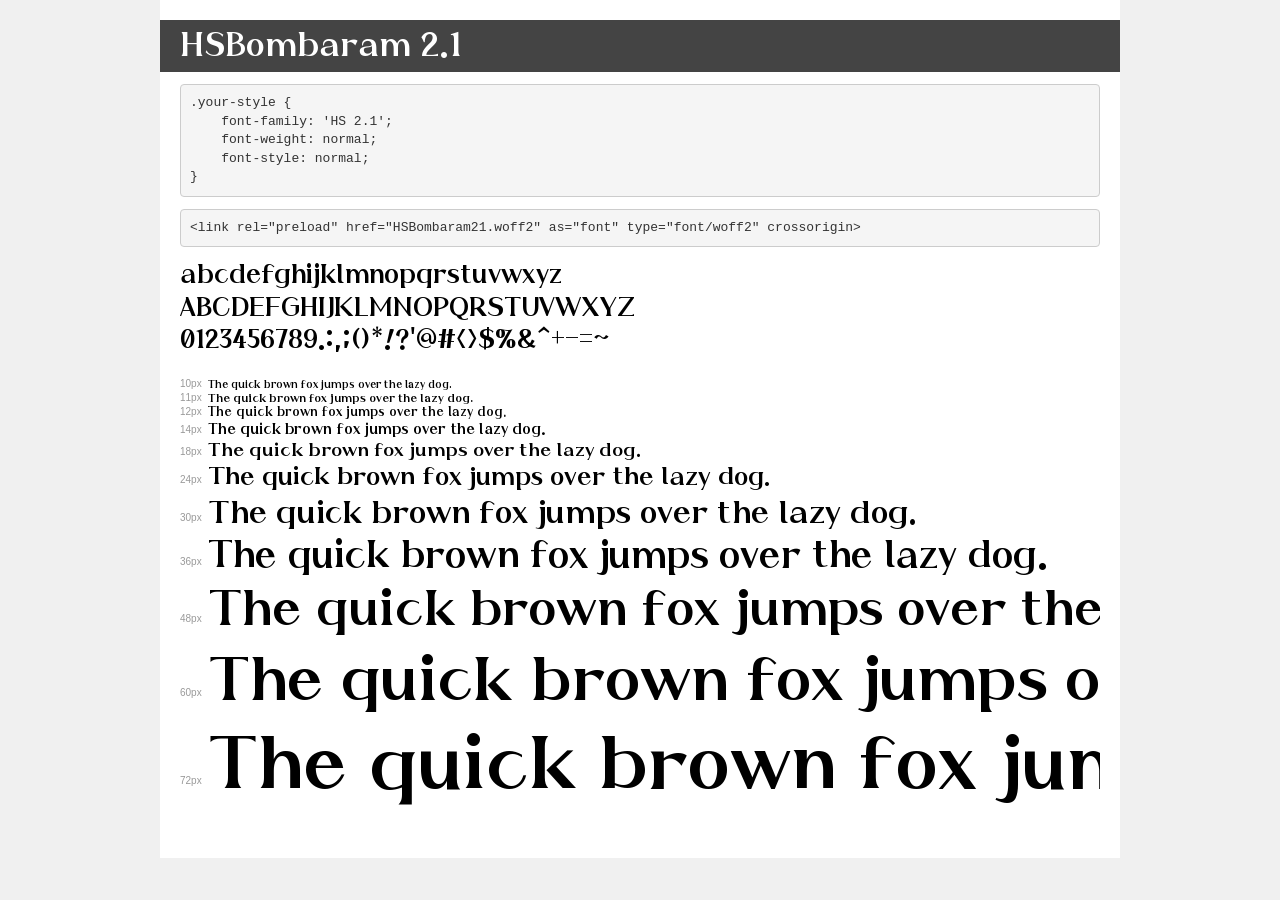
<file: font/bombaram/demo.html>
<!DOCTYPE html>
<html lang="en">
<head>
    <meta charset="utf-8">
    <meta http-equiv="X-UA-Compatible" content="IE=edge">
    <meta name="viewport" content="width=device-width, initial-scale=1">
    <meta name="robots" content="noindex, noarchive">
    <meta name="format-detection" content="telephone=no">
    <title>Transfonter demo</title>
    <link href="stylesheet.css" rel="stylesheet">
    <style>
        /*
        http://meyerweb.com/eric/tools/css/reset/
        v2.0 | 20110126
        License: none (public domain)
        */
        html, body, div, span, applet, object, iframe,
        h1, h2, h3, h4, h5, h6, p, blockquote, pre,
        a, abbr, acronym, address, big, cite, code,
        del, dfn, em, img, ins, kbd, q, s, samp,
        small, strike, strong, sub, sup, tt, var,
        b, u, i, center,
        dl, dt, dd, ol, ul, li,
        fieldset, form, label, legend,
        table, caption, tbody, tfoot, thead, tr, th, td,
        article, aside, canvas, details, embed,
        figure, figcaption, footer, header, hgroup,
        menu, nav, output, ruby, section, summary,
        time, mark, audio, video {
            margin: 0;
            padding: 0;
            border: 0;
            font-size: 100%;
            font: inherit;
            vertical-align: baseline;
        }
        /* HTML5 display-role reset for older browsers */
        article, aside, details, figcaption, figure,
        footer, header, hgroup, menu, nav, section {
            display: block;
        }
        body {
            line-height: 1;
        }
        ol, ul {
            list-style: none;
        }
        blockquote, q {
            quotes: none;
        }
        blockquote:before, blockquote:after,
        q:before, q:after {
            content: '';
            content: none;
        }
        table {
            border-collapse: collapse;
            border-spacing: 0;
        }
        /* demo styles */
        body {
            background: #f0f0f0;
            color: #000;
        }
        .page {
            background: #fff;
            width: 920px;
            margin: 0 auto;
            padding: 20px 20px 0 20px;
            overflow: hidden;
        }
        .font-container {
            overflow-x: auto;
            overflow-y: hidden;
            margin-bottom: 40px;
            line-height: 1.3;
            white-space: nowrap;
            padding-bottom: 5px;
        }
        h1 {
            position: relative;
            background: #444;
            font-size: 32px;
            color: #fff;
            padding: 10px 20px;
            margin: 0 -20px 12px -20px;
        }
        .letters {
            font-size: 25px;
            margin-bottom: 20px;
        }
        .s10:before {
            content: '10px';
        }
        .s11:before {
            content: '11px';
        }
        .s12:before {
            content: '12px';
        }
        .s14:before {
            content: '14px';
        }
        .s18:before {
            content: '18px';
        }
        .s24:before {
            content: '24px';
        }
        .s30:before {
            content: '30px';
        }
        .s36:before {
            content: '36px';
        }
        .s48:before {
            content: '48px';
        }
        .s60:before {
            content: '60px';
        }
        .s72:before {
            content: '72px';
        }
        .s10:before, .s11:before, .s12:before, .s14:before,
        .s18:before, .s24:before, .s30:before, .s36:before,
        .s48:before, .s60:before, .s72:before {
            font-family: Arial, sans-serif;
            font-size: 10px;
            font-weight: normal;
            font-style: normal;
            color: #999;
            padding-right: 6px;
        }
        pre {
            display: block;
            padding: 9px;
            margin: 0 0 12px;
            font-family: Monaco, Menlo, Consolas, "Courier New", monospace;
            font-size: 13px;
            line-height: 1.428571429;
            color: #333;
            font-weight: normal;
            font-style: normal;
            background-color: #f5f5f5;
            border: 1px solid #ccc;
            overflow-x: auto;
            border-radius: 4px;
        }
        /* responsive */
        @media (max-width: 959px) {
            .page {
                width: auto;
                margin: 0;
            }
        }
    </style>
</head>
<body>
<div class="page">
    <div class="demo">
        <h1 style="font-family: 'HS 2.1'; font-weight: normal; font-style: normal;">HSBombaram 2.1</h1>
        <pre title="Usage">.your-style {
    font-family: 'HS 2.1';
    font-weight: normal;
    font-style: normal;
}</pre>
        <pre title="Preload (optional)">
&lt;link rel=&quot;preload&quot; href=&quot;HSBombaram21.woff2&quot; as=&quot;font&quot; type=&quot;font/woff2&quot; crossorigin&gt;</pre>
        <div class="font-container" style="font-family: 'HS 2.1'; font-weight: normal; font-style: normal;">
            <p class="letters">
                abcdefghijklmnopqrstuvwxyz<br>
ABCDEFGHIJKLMNOPQRSTUVWXYZ<br>
                0123456789.:,;()*!?'@#&lt;&gt;$%&^+-=~
            </p>
            <p class="s10" style="font-size: 10px;">The quick brown fox jumps over the lazy dog.</p>
            <p class="s11" style="font-size: 11px;">The quick brown fox jumps over the lazy dog.</p>
            <p class="s12" style="font-size: 12px;">The quick brown fox jumps over the lazy dog.</p>
            <p class="s14" style="font-size: 14px;">The quick brown fox jumps over the lazy dog.</p>
            <p class="s18" style="font-size: 18px;">The quick brown fox jumps over the lazy dog.</p>
            <p class="s24" style="font-size: 24px;">The quick brown fox jumps over the lazy dog.</p>
            <p class="s30" style="font-size: 30px;">The quick brown fox jumps over the lazy dog.</p>
            <p class="s36" style="font-size: 36px;">The quick brown fox jumps over the lazy dog.</p>
            <p class="s48" style="font-size: 48px;">The quick brown fox jumps over the lazy dog.</p>
            <p class="s60" style="font-size: 60px;">The quick brown fox jumps over the lazy dog.</p>
            <p class="s72" style="font-size: 72px;">The quick brown fox jumps over the lazy dog.</p>
        </div>
    </div>

</div>
</body>
</html>
</file>
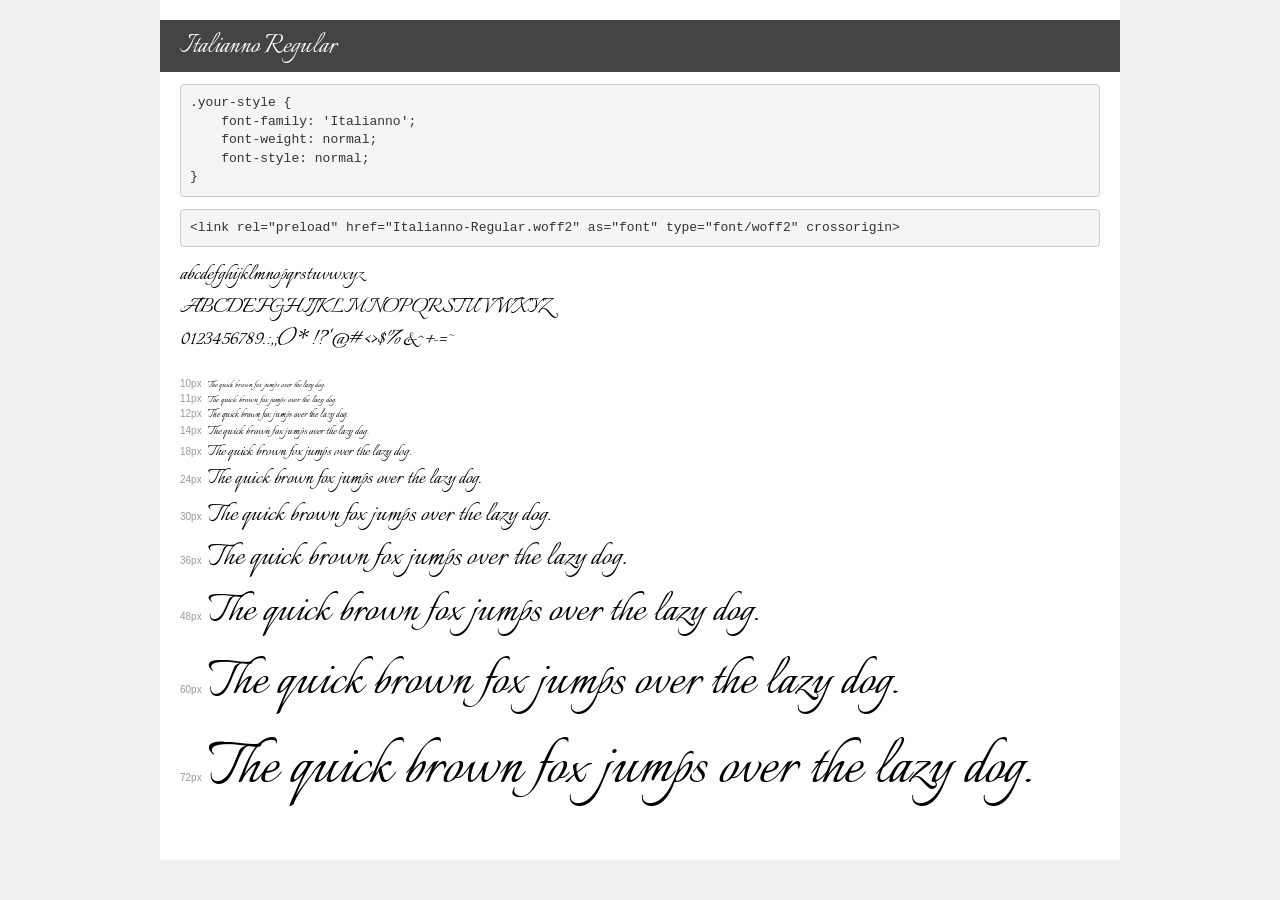
<file: font/Italianno/demo.html>
<!DOCTYPE html>
<html lang="en">
<head>
    <meta charset="utf-8">
    <meta http-equiv="X-UA-Compatible" content="IE=edge">
    <meta name="viewport" content="width=device-width, initial-scale=1">
    <meta name="robots" content="noindex, noarchive">
    <meta name="format-detection" content="telephone=no">
    <title>Transfonter demo</title>
    <link href="stylesheet.css" rel="stylesheet">
    <style>
        /*
        http://meyerweb.com/eric/tools/css/reset/
        v2.0 | 20110126
        License: none (public domain)
        */
        html, body, div, span, applet, object, iframe,
        h1, h2, h3, h4, h5, h6, p, blockquote, pre,
        a, abbr, acronym, address, big, cite, code,
        del, dfn, em, img, ins, kbd, q, s, samp,
        small, strike, strong, sub, sup, tt, var,
        b, u, i, center,
        dl, dt, dd, ol, ul, li,
        fieldset, form, label, legend,
        table, caption, tbody, tfoot, thead, tr, th, td,
        article, aside, canvas, details, embed,
        figure, figcaption, footer, header, hgroup,
        menu, nav, output, ruby, section, summary,
        time, mark, audio, video {
            margin: 0;
            padding: 0;
            border: 0;
            font-size: 100%;
            font: inherit;
            vertical-align: baseline;
        }
        /* HTML5 display-role reset for older browsers */
        article, aside, details, figcaption, figure,
        footer, header, hgroup, menu, nav, section {
            display: block;
        }
        body {
            line-height: 1;
        }
        ol, ul {
            list-style: none;
        }
        blockquote, q {
            quotes: none;
        }
        blockquote:before, blockquote:after,
        q:before, q:after {
            content: '';
            content: none;
        }
        table {
            border-collapse: collapse;
            border-spacing: 0;
        }
        /* demo styles */
        body {
            background: #f0f0f0;
            color: #000;
        }
        .page {
            background: #fff;
            width: 920px;
            margin: 0 auto;
            padding: 20px 20px 0 20px;
            overflow: hidden;
        }
        .font-container {
            overflow-x: auto;
            overflow-y: hidden;
            margin-bottom: 40px;
            line-height: 1.3;
            white-space: nowrap;
            padding-bottom: 5px;
        }
        h1 {
            position: relative;
            background: #444;
            font-size: 32px;
            color: #fff;
            padding: 10px 20px;
            margin: 0 -20px 12px -20px;
        }
        .letters {
            font-size: 25px;
            margin-bottom: 20px;
        }
        .s10:before {
            content: '10px';
        }
        .s11:before {
            content: '11px';
        }
        .s12:before {
            content: '12px';
        }
        .s14:before {
            content: '14px';
        }
        .s18:before {
            content: '18px';
        }
        .s24:before {
            content: '24px';
        }
        .s30:before {
            content: '30px';
        }
        .s36:before {
            content: '36px';
        }
        .s48:before {
            content: '48px';
        }
        .s60:before {
            content: '60px';
        }
        .s72:before {
            content: '72px';
        }
        .s10:before, .s11:before, .s12:before, .s14:before,
        .s18:before, .s24:before, .s30:before, .s36:before,
        .s48:before, .s60:before, .s72:before {
            font-family: Arial, sans-serif;
            font-size: 10px;
            font-weight: normal;
            font-style: normal;
            color: #999;
            padding-right: 6px;
        }
        pre {
            display: block;
            padding: 9px;
            margin: 0 0 12px;
            font-family: Monaco, Menlo, Consolas, "Courier New", monospace;
            font-size: 13px;
            line-height: 1.428571429;
            color: #333;
            font-weight: normal;
            font-style: normal;
            background-color: #f5f5f5;
            border: 1px solid #ccc;
            overflow-x: auto;
            border-radius: 4px;
        }
        /* responsive */
        @media (max-width: 959px) {
            .page {
                width: auto;
                margin: 0;
            }
        }
    </style>
</head>
<body>
<div class="page">
    <div class="demo">
        <h1 style="font-family: 'Italianno'; font-weight: normal; font-style: normal;">Italianno Regular</h1>
        <pre title="Usage">.your-style {
    font-family: 'Italianno';
    font-weight: normal;
    font-style: normal;
}</pre>
        <pre title="Preload (optional)">
&lt;link rel=&quot;preload&quot; href=&quot;Italianno-Regular.woff2&quot; as=&quot;font&quot; type=&quot;font/woff2&quot; crossorigin&gt;</pre>
        <div class="font-container" style="font-family: 'Italianno'; font-weight: normal; font-style: normal;">
            <p class="letters">
                abcdefghijklmnopqrstuvwxyz<br>
ABCDEFGHIJKLMNOPQRSTUVWXYZ<br>
                0123456789.:,;()*!?'@#&lt;&gt;$%&^+-=~
            </p>
            <p class="s10" style="font-size: 10px;">The quick brown fox jumps over the lazy dog.</p>
            <p class="s11" style="font-size: 11px;">The quick brown fox jumps over the lazy dog.</p>
            <p class="s12" style="font-size: 12px;">The quick brown fox jumps over the lazy dog.</p>
            <p class="s14" style="font-size: 14px;">The quick brown fox jumps over the lazy dog.</p>
            <p class="s18" style="font-size: 18px;">The quick brown fox jumps over the lazy dog.</p>
            <p class="s24" style="font-size: 24px;">The quick brown fox jumps over the lazy dog.</p>
            <p class="s30" style="font-size: 30px;">The quick brown fox jumps over the lazy dog.</p>
            <p class="s36" style="font-size: 36px;">The quick brown fox jumps over the lazy dog.</p>
            <p class="s48" style="font-size: 48px;">The quick brown fox jumps over the lazy dog.</p>
            <p class="s60" style="font-size: 60px;">The quick brown fox jumps over the lazy dog.</p>
            <p class="s72" style="font-size: 72px;">The quick brown fox jumps over the lazy dog.</p>
        </div>
    </div>

</div>
</body>
</html>
</file>
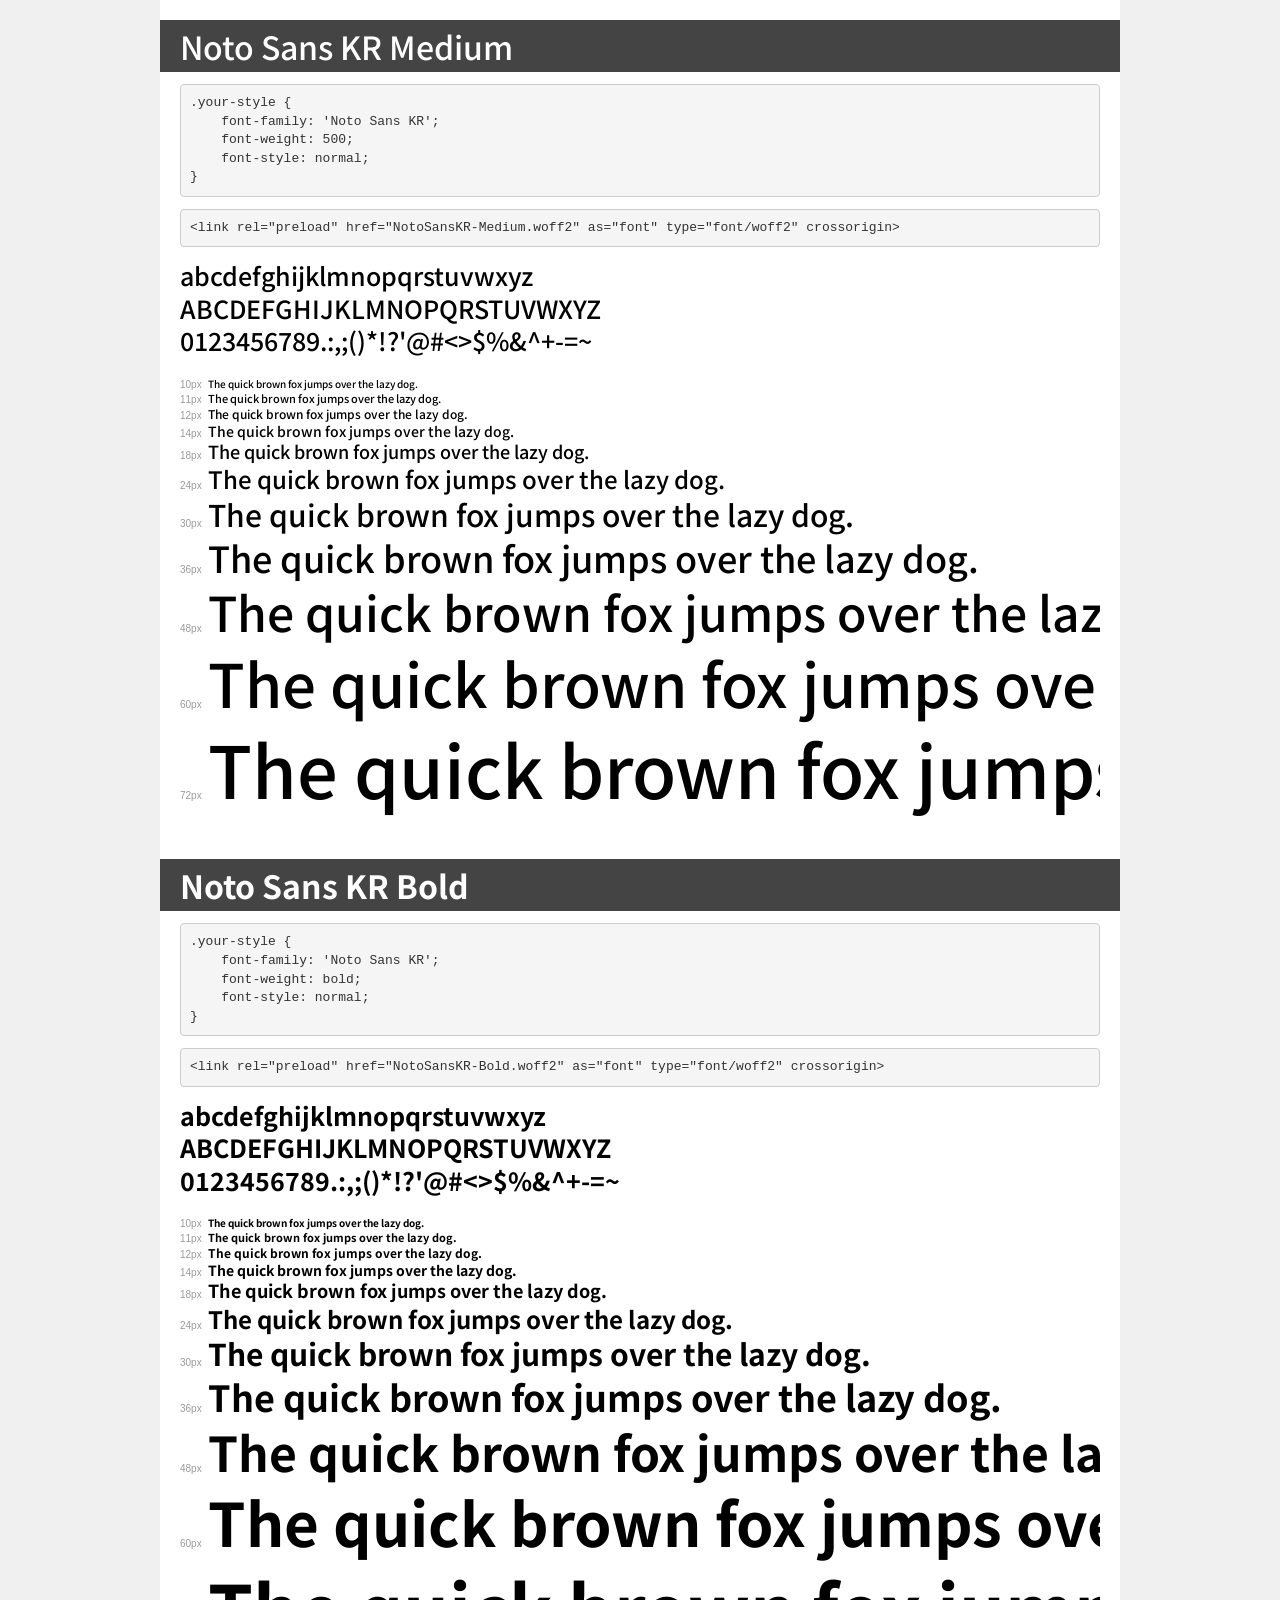
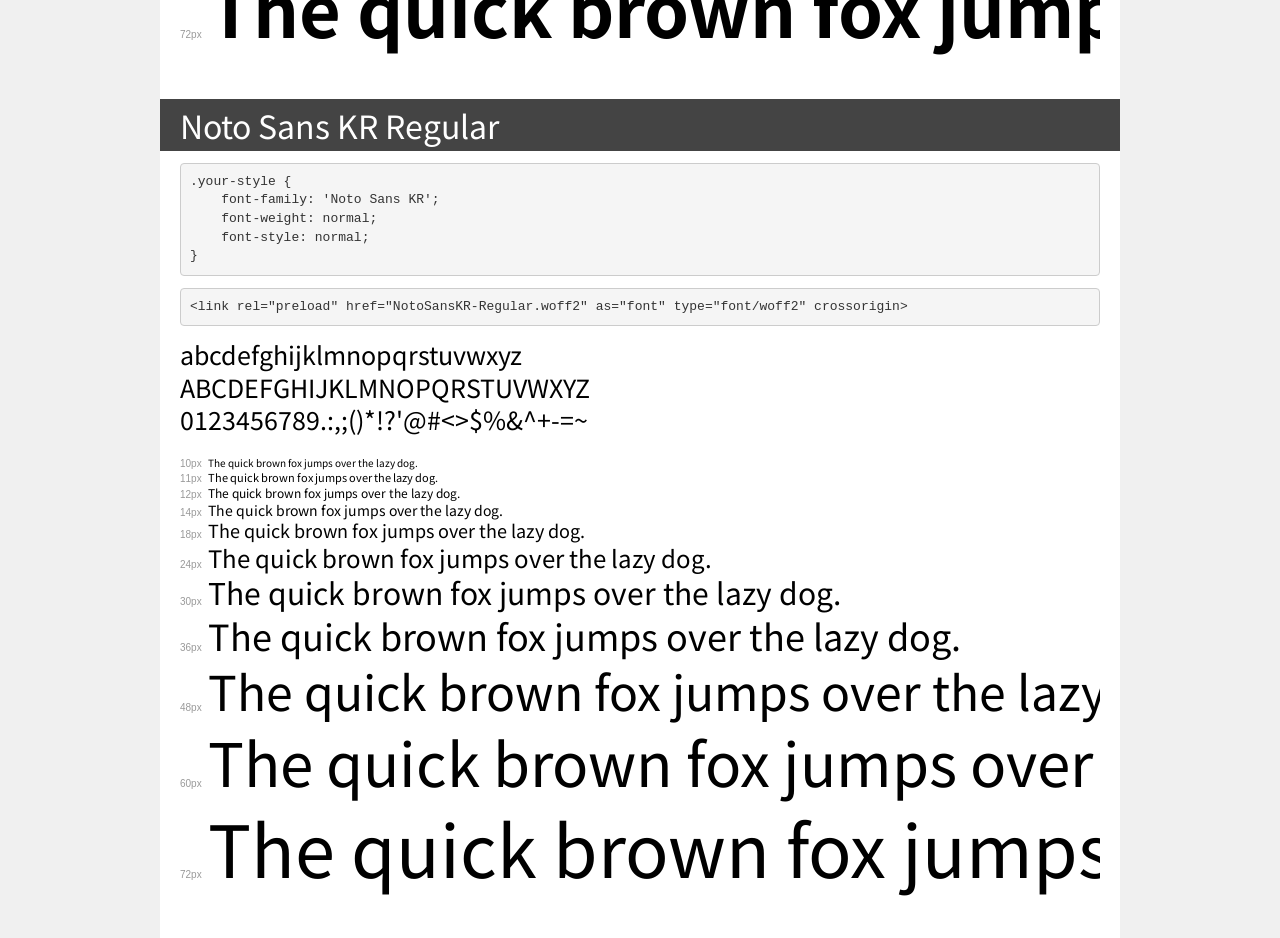
<file: font/noto-sans/demo.html>
<!DOCTYPE html>
<html lang="en">
<head>
    <meta charset="utf-8">
    <meta http-equiv="X-UA-Compatible" content="IE=edge">
    <meta name="viewport" content="width=device-width, initial-scale=1">
    <meta name="robots" content="noindex, noarchive">
    <meta name="format-detection" content="telephone=no">
    <title>Transfonter demo</title>
    <link href="stylesheet.css" rel="stylesheet">
    <style>
        /*
        http://meyerweb.com/eric/tools/css/reset/
        v2.0 | 20110126
        License: none (public domain)
        */
        html, body, div, span, applet, object, iframe,
        h1, h2, h3, h4, h5, h6, p, blockquote, pre,
        a, abbr, acronym, address, big, cite, code,
        del, dfn, em, img, ins, kbd, q, s, samp,
        small, strike, strong, sub, sup, tt, var,
        b, u, i, center,
        dl, dt, dd, ol, ul, li,
        fieldset, form, label, legend,
        table, caption, tbody, tfoot, thead, tr, th, td,
        article, aside, canvas, details, embed,
        figure, figcaption, footer, header, hgroup,
        menu, nav, output, ruby, section, summary,
        time, mark, audio, video {
            margin: 0;
            padding: 0;
            border: 0;
            font-size: 100%;
            font: inherit;
            vertical-align: baseline;
        }
        /* HTML5 display-role reset for older browsers */
        article, aside, details, figcaption, figure,
        footer, header, hgroup, menu, nav, section {
            display: block;
        }
        body {
            line-height: 1;
        }
        ol, ul {
            list-style: none;
        }
        blockquote, q {
            quotes: none;
        }
        blockquote:before, blockquote:after,
        q:before, q:after {
            content: '';
            content: none;
        }
        table {
            border-collapse: collapse;
            border-spacing: 0;
        }
        /* demo styles */
        body {
            background: #f0f0f0;
            color: #000;
        }
        .page {
            background: #fff;
            width: 920px;
            margin: 0 auto;
            padding: 20px 20px 0 20px;
            overflow: hidden;
        }
        .font-container {
            overflow-x: auto;
            overflow-y: hidden;
            margin-bottom: 40px;
            line-height: 1.3;
            white-space: nowrap;
            padding-bottom: 5px;
        }
        h1 {
            position: relative;
            background: #444;
            font-size: 32px;
            color: #fff;
            padding: 10px 20px;
            margin: 0 -20px 12px -20px;
        }
        .letters {
            font-size: 25px;
            margin-bottom: 20px;
        }
        .s10:before {
            content: '10px';
        }
        .s11:before {
            content: '11px';
        }
        .s12:before {
            content: '12px';
        }
        .s14:before {
            content: '14px';
        }
        .s18:before {
            content: '18px';
        }
        .s24:before {
            content: '24px';
        }
        .s30:before {
            content: '30px';
        }
        .s36:before {
            content: '36px';
        }
        .s48:before {
            content: '48px';
        }
        .s60:before {
            content: '60px';
        }
        .s72:before {
            content: '72px';
        }
        .s10:before, .s11:before, .s12:before, .s14:before,
        .s18:before, .s24:before, .s30:before, .s36:before,
        .s48:before, .s60:before, .s72:before {
            font-family: Arial, sans-serif;
            font-size: 10px;
            font-weight: normal;
            font-style: normal;
            color: #999;
            padding-right: 6px;
        }
        pre {
            display: block;
            padding: 9px;
            margin: 0 0 12px;
            font-family: Monaco, Menlo, Consolas, "Courier New", monospace;
            font-size: 13px;
            line-height: 1.428571429;
            color: #333;
            font-weight: normal;
            font-style: normal;
            background-color: #f5f5f5;
            border: 1px solid #ccc;
            overflow-x: auto;
            border-radius: 4px;
        }
        /* responsive */
        @media (max-width: 959px) {
            .page {
                width: auto;
                margin: 0;
            }
        }
    </style>
</head>
<body>
<div class="page">
    <div class="demo">
        <h1 style="font-family: 'Noto Sans KR'; font-weight: 500; font-style: normal;">Noto Sans KR Medium</h1>
        <pre title="Usage">.your-style {
    font-family: 'Noto Sans KR';
    font-weight: 500;
    font-style: normal;
}</pre>
        <pre title="Preload (optional)">
&lt;link rel=&quot;preload&quot; href=&quot;NotoSansKR-Medium.woff2&quot; as=&quot;font&quot; type=&quot;font/woff2&quot; crossorigin&gt;</pre>
        <div class="font-container" style="font-family: 'Noto Sans KR'; font-weight: 500; font-style: normal;">
            <p class="letters">
                abcdefghijklmnopqrstuvwxyz<br>
ABCDEFGHIJKLMNOPQRSTUVWXYZ<br>
                0123456789.:,;()*!?'@#&lt;&gt;$%&^+-=~
            </p>
            <p class="s10" style="font-size: 10px;">The quick brown fox jumps over the lazy dog.</p>
            <p class="s11" style="font-size: 11px;">The quick brown fox jumps over the lazy dog.</p>
            <p class="s12" style="font-size: 12px;">The quick brown fox jumps over the lazy dog.</p>
            <p class="s14" style="font-size: 14px;">The quick brown fox jumps over the lazy dog.</p>
            <p class="s18" style="font-size: 18px;">The quick brown fox jumps over the lazy dog.</p>
            <p class="s24" style="font-size: 24px;">The quick brown fox jumps over the lazy dog.</p>
            <p class="s30" style="font-size: 30px;">The quick brown fox jumps over the lazy dog.</p>
            <p class="s36" style="font-size: 36px;">The quick brown fox jumps over the lazy dog.</p>
            <p class="s48" style="font-size: 48px;">The quick brown fox jumps over the lazy dog.</p>
            <p class="s60" style="font-size: 60px;">The quick brown fox jumps over the lazy dog.</p>
            <p class="s72" style="font-size: 72px;">The quick brown fox jumps over the lazy dog.</p>
        </div>
    </div>

    <div class="demo">
        <h1 style="font-family: 'Noto Sans KR'; font-weight: bold; font-style: normal;">Noto Sans KR Bold</h1>
        <pre title="Usage">.your-style {
    font-family: 'Noto Sans KR';
    font-weight: bold;
    font-style: normal;
}</pre>
        <pre title="Preload (optional)">
&lt;link rel=&quot;preload&quot; href=&quot;NotoSansKR-Bold.woff2&quot; as=&quot;font&quot; type=&quot;font/woff2&quot; crossorigin&gt;</pre>
        <div class="font-container" style="font-family: 'Noto Sans KR'; font-weight: bold; font-style: normal;">
            <p class="letters">
                abcdefghijklmnopqrstuvwxyz<br>
ABCDEFGHIJKLMNOPQRSTUVWXYZ<br>
                0123456789.:,;()*!?'@#&lt;&gt;$%&^+-=~
            </p>
            <p class="s10" style="font-size: 10px;">The quick brown fox jumps over the lazy dog.</p>
            <p class="s11" style="font-size: 11px;">The quick brown fox jumps over the lazy dog.</p>
            <p class="s12" style="font-size: 12px;">The quick brown fox jumps over the lazy dog.</p>
            <p class="s14" style="font-size: 14px;">The quick brown fox jumps over the lazy dog.</p>
            <p class="s18" style="font-size: 18px;">The quick brown fox jumps over the lazy dog.</p>
            <p class="s24" style="font-size: 24px;">The quick brown fox jumps over the lazy dog.</p>
            <p class="s30" style="font-size: 30px;">The quick brown fox jumps over the lazy dog.</p>
            <p class="s36" style="font-size: 36px;">The quick brown fox jumps over the lazy dog.</p>
            <p class="s48" style="font-size: 48px;">The quick brown fox jumps over the lazy dog.</p>
            <p class="s60" style="font-size: 60px;">The quick brown fox jumps over the lazy dog.</p>
            <p class="s72" style="font-size: 72px;">The quick brown fox jumps over the lazy dog.</p>
        </div>
    </div>

    <div class="demo">
        <h1 style="font-family: 'Noto Sans KR'; font-weight: normal; font-style: normal;">Noto Sans KR Regular</h1>
        <pre title="Usage">.your-style {
    font-family: 'Noto Sans KR';
    font-weight: normal;
    font-style: normal;
}</pre>
        <pre title="Preload (optional)">
&lt;link rel=&quot;preload&quot; href=&quot;NotoSansKR-Regular.woff2&quot; as=&quot;font&quot; type=&quot;font/woff2&quot; crossorigin&gt;</pre>
        <div class="font-container" style="font-family: 'Noto Sans KR'; font-weight: normal; font-style: normal;">
            <p class="letters">
                abcdefghijklmnopqrstuvwxyz<br>
ABCDEFGHIJKLMNOPQRSTUVWXYZ<br>
                0123456789.:,;()*!?'@#&lt;&gt;$%&^+-=~
            </p>
            <p class="s10" style="font-size: 10px;">The quick brown fox jumps over the lazy dog.</p>
            <p class="s11" style="font-size: 11px;">The quick brown fox jumps over the lazy dog.</p>
            <p class="s12" style="font-size: 12px;">The quick brown fox jumps over the lazy dog.</p>
            <p class="s14" style="font-size: 14px;">The quick brown fox jumps over the lazy dog.</p>
            <p class="s18" style="font-size: 18px;">The quick brown fox jumps over the lazy dog.</p>
            <p class="s24" style="font-size: 24px;">The quick brown fox jumps over the lazy dog.</p>
            <p class="s30" style="font-size: 30px;">The quick brown fox jumps over the lazy dog.</p>
            <p class="s36" style="font-size: 36px;">The quick brown fox jumps over the lazy dog.</p>
            <p class="s48" style="font-size: 48px;">The quick brown fox jumps over the lazy dog.</p>
            <p class="s60" style="font-size: 60px;">The quick brown fox jumps over the lazy dog.</p>
            <p class="s72" style="font-size: 72px;">The quick brown fox jumps over the lazy dog.</p>
        </div>
    </div>

</div>
</body>
</html>
</file>
<file: font/bombaram/stylesheet.css>
@font-face {
    font-family: 'HS 2.1';
    src: url('HSBombaram21.eot');
    src: url('HSBombaram21.eot?#iefix') format('embedded-opentype'),
        url('HSBombaram21.woff2') format('woff2'),
        url('HSBombaram21.woff') format('woff');
    font-weight: normal;
    font-style: normal;
    font-display: swap;
}
</file>
<file: font/Italianno/stylesheet.css>
@font-face {
    font-family: 'Italianno';
    src: url('Italianno-Regular.eot');
    src: url('Italianno-Regular.eot?#iefix') format('embedded-opentype'),
        url('Italianno-Regular.woff2') format('woff2'),
        url('Italianno-Regular.woff') format('woff');
    font-weight: normal;
    font-style: normal;
    font-display: swap;
}
</file>
<file: font/noto-sans/stylesheet.css>
@font-face {
    font-family: 'Noto Sans KR';
    src: url('NotoSansKR-Medium.eot');
    src: url('NotoSansKR-Medium.eot?#iefix') format('embedded-opentype'),
        url('NotoSansKR-Medium.woff2') format('woff2'),
        url('NotoSansKR-Medium.woff') format('woff');
    font-weight: 500;
    font-style: normal;
    font-display: swap;
}

@font-face {
    font-family: 'Noto Sans KR';
    src: url('NotoSansKR-Bold.eot');
    src: url('NotoSansKR-Bold.eot?#iefix') format('embedded-opentype'),
        url('NotoSansKR-Bold.woff2') format('woff2'),
        url('NotoSansKR-Bold.woff') format('woff');
    font-weight: bold;
    font-style: normal;
    font-display: swap;
}

@font-face {
    font-family: 'Noto Sans KR';
    src: url('NotoSansKR-Regular.eot');
    src: url('NotoSansKR-Regular.eot?#iefix') format('embedded-opentype'),
        url('NotoSansKR-Regular.woff2') format('woff2'),
        url('NotoSansKR-Regular.woff') format('woff');
    font-weight: normal;
    font-style: normal;
    font-display: swap;
}
</file>
